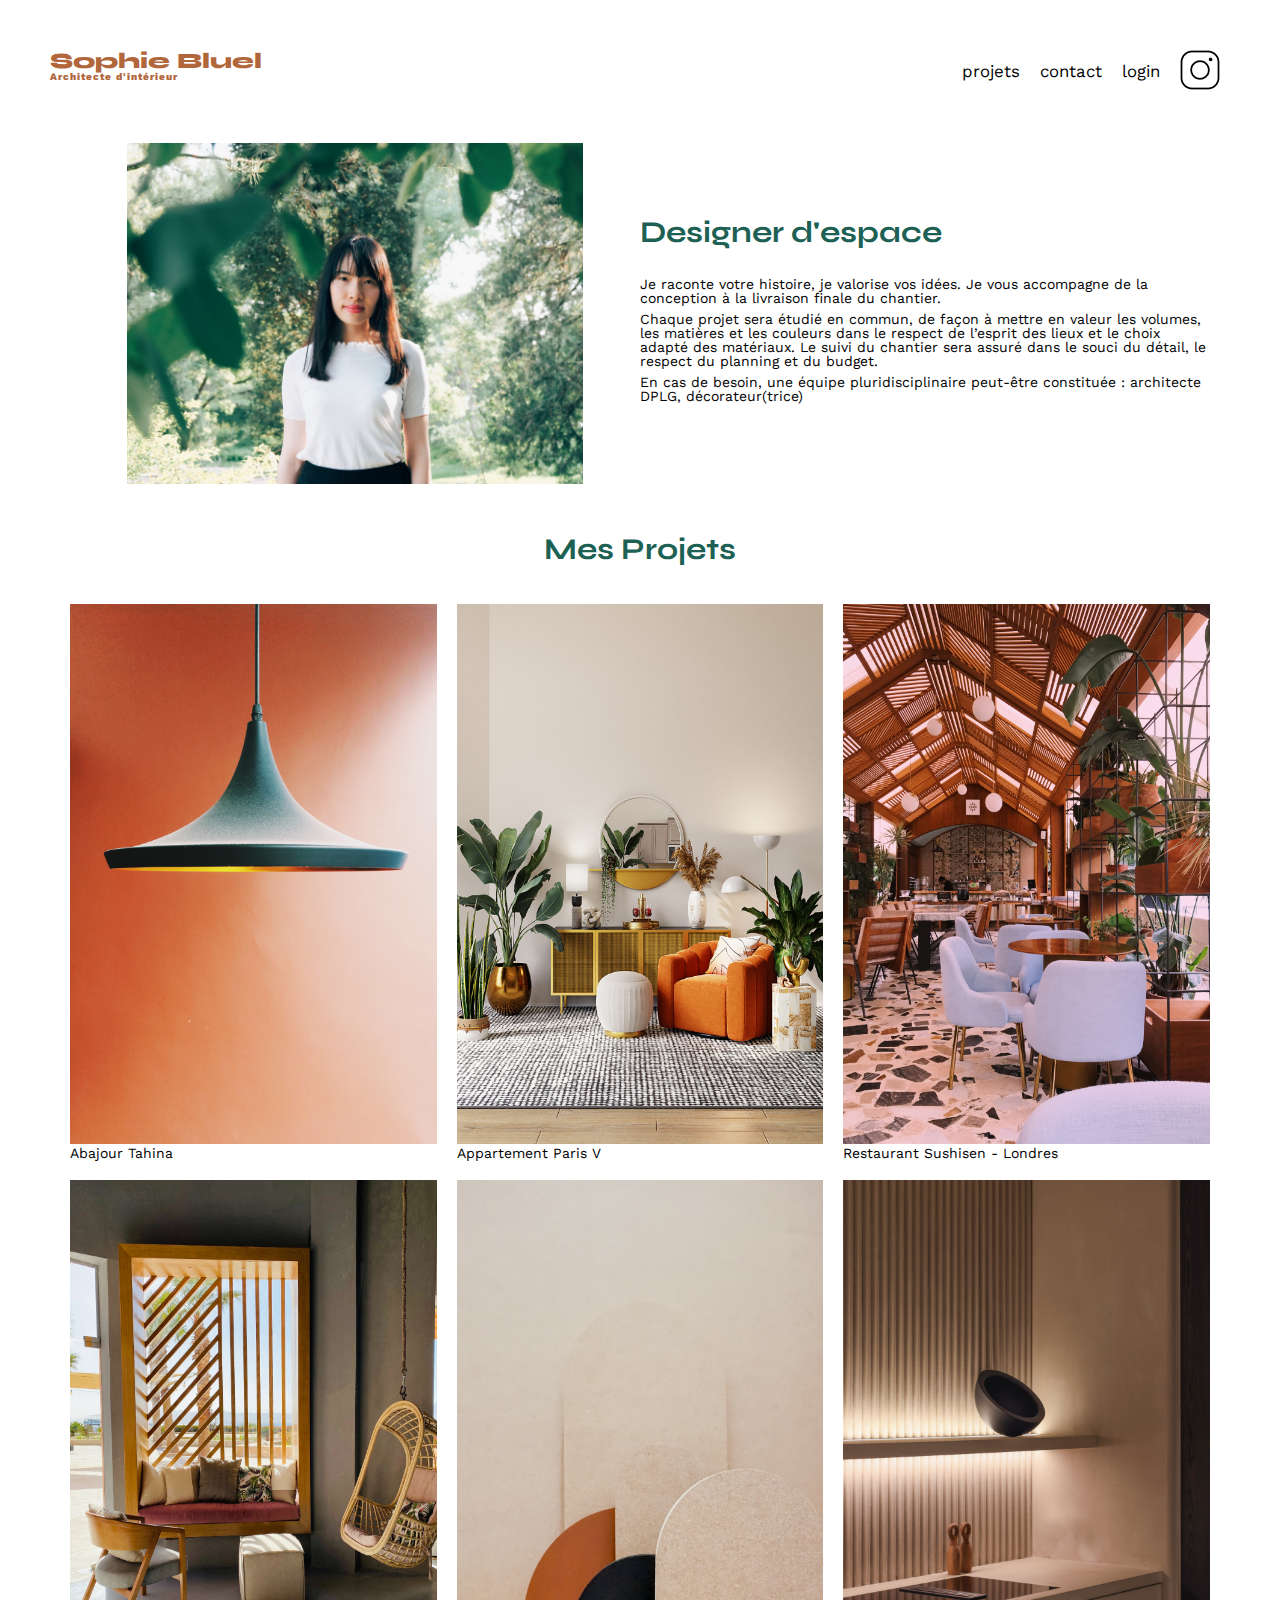
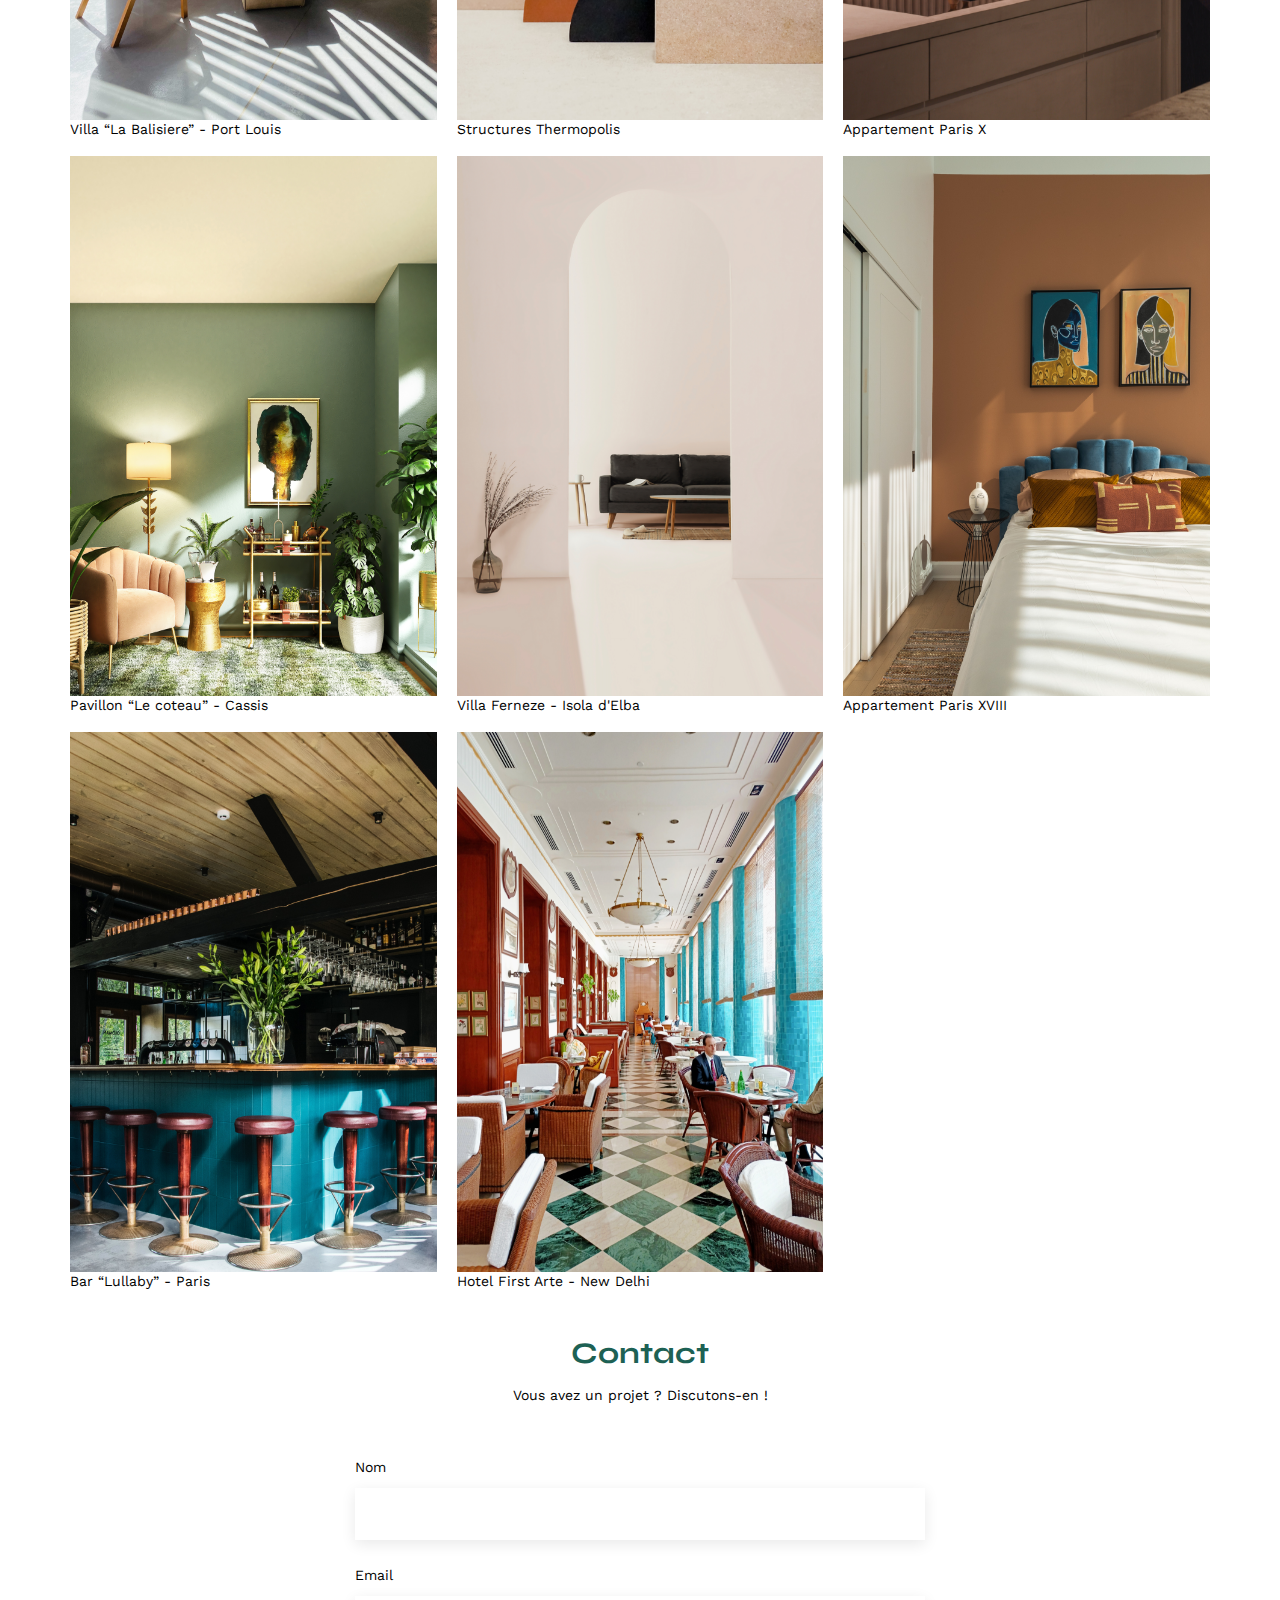
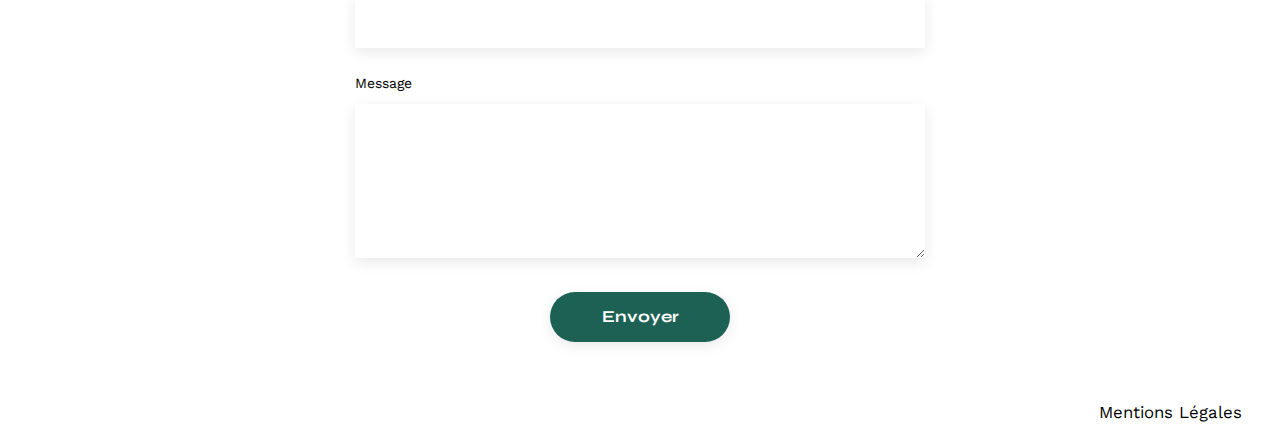
<file: FrontEnd/index.html>
<!DOCTYPE html>
<html lang="fr">
<head>
	<meta charset="UTF-8">
	<title>Sophie Bluel - Architecte d'intérieur</title>
	<meta name="viewport" content="width=device-width, initial-scale=1.0">
    <meta name="description" content="">
	<link rel="preconnect" href="https://fonts.googleapis.com">
	<link rel="preconnect" href="https://fonts.gstatic.com" crossorigin>
	<link href="https://fonts.googleapis.com/css2?family=Syne:wght@700;800&family=Work+Sans&display=swap" rel="stylesheet">
    <link rel="stylesheet" href="https://cdnjs.cloudflare.com/ajax/libs/font-awesome/6.5.2/css/all.min.css"
        integrity="sha512-SnH5WK+bZxgPHs44uWIX+LLJAJ9/2PkPKZ5QiAj6Ta86w+fsb2TkcmfRyVX3pBnMFcV7oQPJkl9QevSCWr3W6A=="
        crossorigin="anonymous" referrerpolicy="no-referrer" />
	<link rel="stylesheet" href="./assets/style/style.css">
    <script defer src="./app.js"></script>
</head>
<body>
    <header>
        <div class="edit-bar">
            <i class="fa-regular fa-pen-to-square"></i><p>Mode édition</p>
        </div>

        <div class="navbar">
            <h1>Sophie Bluel <span>Architecte d'intérieur</span></h1>
            
            <nav>
                <ul>
                    <li><a href="#portfolio">projets</a></li>
                    <li><a href="#contact">contact</a></li>
                    <li><a id="login" href="login.html">login</a></li>
                    <li><img src="./assets/icons/instagram.png" alt="Instagram"></li>
                </ul>
            </nav>
        </div>
    </header>

    <main>
        <section id="introduction">
            <figure>
                <img src="./assets/images/sophie-bluel.png" alt="">
            </figure>
            <article>
                <h2>Designer d'espace</h2>
                <p>Je raconte votre histoire, je valorise vos idées. Je vous accompagne de la conception à la livraison finale du chantier.</p>
                <p>Chaque projet sera étudié en commun, de façon à mettre en valeur les volumes, les matières et les couleurs dans le respect de l’esprit des lieux et le choix adapté des matériaux. Le suivi du chantier sera assuré dans le souci du détail, le respect du planning et du budget.</p>
                <p>En cas de besoin, une équipe pluridisciplinaire peut-être constituée : architecte DPLG, décorateur(trice)</p>
            </article>
        </section>

        <section id="portfolio">
            <div class="title-and-edit">
                <h2>Mes Projets</h2>
                <button id="editButton"><i class="fa-regular fa-pen-to-square"></i> modifier</button>
            </div>

            <div class="gallery">
                <figure>
                    <img src="assets/images/abajour-tahina.png" alt="Abajour Tahina">
                    <figcaption>Abajour Tahina</figcaption>
                </figure>

                <figure>
                    <img src="assets/images/appartement-paris-v.png" alt="Appartement Paris V">
                    <figcaption>Appartement Paris V</figcaption>
                </figure>

                <figure>
                    <img src="assets/images/restaurant-sushisen-londres.png" alt="Restaurant Sushisen - Londres">
                    <figcaption>Restaurant Sushisen - Londres</figcaption>
                </figure>

                <figure>
                    <img src="assets/images/la-balisiere.png" alt="Villa “La Balisiere” - Port Louis">
                    <figcaption>Villa “La Balisiere” - Port Louis</figcaption>
                </figure>

                <figure>
                    <img src="assets/images/structures-thermopolis.png" alt="Structures Thermopolis">
                    <figcaption>Structures Thermopolis</figcaption>
                </figure>

                <figure>
                    <img src="assets/images/appartement-paris-x.png" alt="Appartement Paris X">
                    <figcaption>Appartement Paris X</figcaption>
                </figure>

                <figure>
                    <img src="assets/images/le-coteau-cassis.png" alt="Pavillon “Le coteau” - Cassis">
                    <figcaption>Pavillon “Le coteau” - Cassis</figcaption>
                </figure>

                <figure>
                    <img src="assets/images/villa-ferneze.png" alt="Villa Ferneze - Isola d'Elba">
                    <figcaption>Villa Ferneze - Isola d'Elba</figcaption>
                </figure>

                <figure>
                    <img src="assets/images/appartement-paris-xviii.png" alt="Appartement Paris XVIII">
                    <figcaption>Appartement Paris XVIII</figcaption>
                </figure>

                <figure>
                    <img src="assets/images/bar-lullaby-paris.png" alt="Bar “Lullaby” - Paris">
                    <figcaption>Bar “Lullaby” - Paris</figcaption>
                </figure>

                <figure>
                    <img src="assets/images/hotel-first-arte-new-delhi.png" alt="Hotel First Arte - New Delhi">
                    <figcaption>Hotel First Arte - New Delhi</figcaption>
                </figure>
            </div>
        </section>

        <section id="contact">
            <h2>Contact</h2>
            <p>Vous avez un projet ? Discutons-en !</p>
            
            <form action="#" method="post">
                <label for="name">Nom</label>
                <input type="text" name="name" id="name">
                <label for="email">Email</label>
                <input type="email" name="email" id="email">
                <label for="message">Message</label>
                <textarea name="message" id="message" cols="30" rows="10"></textarea>
                <input type="submit" value="Envoyer">
            </form>
        </section>
    </main>

    <footer>
        <nav>
            <ul>
                <li>Mentions Légales</li>
            </ul>
        </nav>
    </footer>

    <div class="modal-container">
        <div class="overlay modal-trigger"></div>

        <div class="modal" id="gallery-view">
            <div class="modal-head">
                <button class="head-icon modal-trigger"><i class="fa-solid fa-xmark"></i></button>
            </div>
            
            <div class="modal-content">
                <h3>Galerie photo</h3>

                <div class="photo-list"></div>
    
                <button id="addImgButton">Ajouter une photo</button>
            </div>
        </div>

        <div class="modal" id="addPhotoView">
            <div class="modal-head">
                <button class="head-icon" id="goto-former-modal"><i class="fa-solid fa-arrow-left"></i></button>
                <button class="head-icon modal-trigger"><i class="fa-solid fa-xmark"></i></button>
            </div>
            
            <div class="modal-content">
                <h3>Ajout photo</h3>

                <form method="post" id="add-photo-form">
                    <div class="upload-photo">
                        <i class="fa-regular fa-image"></i>
                        <label for="photo-file">+ Ajouter photo</label>
                        <input type="file" name="file" id="photo-file" accept="image/png, image/jpeg" onchange="checkFileSize(this)" hidden>
                        <p>jpg, png : 4mo max</p>

                        <img id="imagePreview" alt="Aperçu de l'image">
                    </div>
                    
                    <div class="input-area">
                        <label>Titre</label>
                        <input type="text" name="text" id="photo-title">
                    </div>

                    <div class="input-area">
                        <label>Catégorie</label>
                        <select name="category" id="photoCategory">
                            <option disabled selected value style="display:none"></option>
                            <option value="Objets">Objets</option>
                            <option value="Appartements">Appartements</option>
                            <option value="Hotels & restaurants">Hotels & restaurants</option>
                        </select>
                    </div>
                </form>

                <button id="submitForm" class="disabledButton">Valider</button>

                <p id="errorMsg">Veuillez à bien remplir le formulaire avant de valider !</p>
            </div>
            
        </div>
    </div>

</body>
</html>
</file>
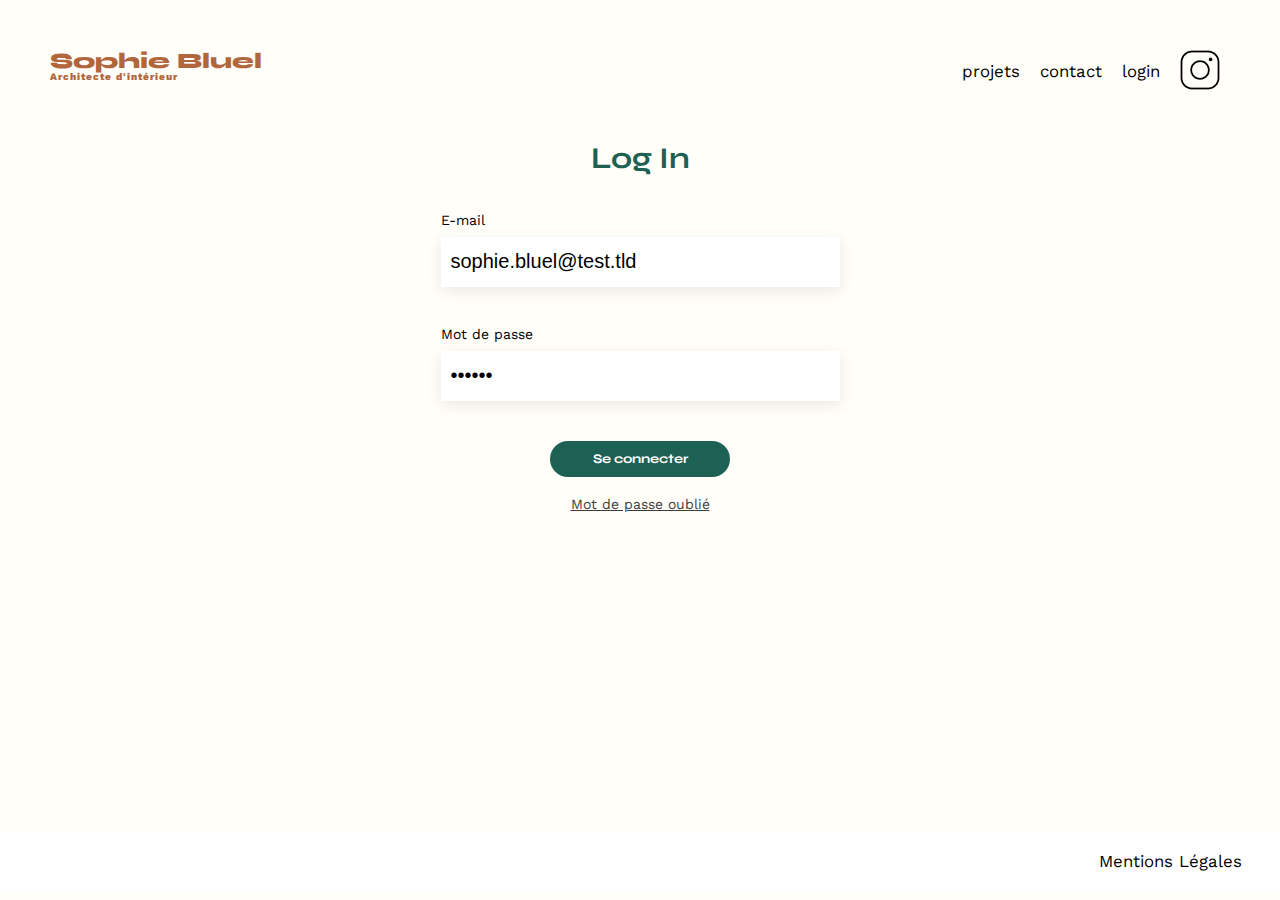
<file: FrontEnd/login.html>
<!DOCTYPE html>
<html lang="fr">
<head>
	<meta charset="UTF-8">
	<title>Sophie Bluel - Architecte d'intérieur - Log In</title>
	<meta name="viewport" content="width=device-width, initial-scale=1.0">
	<link rel="preconnect" href="https://fonts.googleapis.com">
	<link rel="preconnect" href="https://fonts.gstatic.com" crossorigin>
	<link href="https://fonts.googleapis.com/css2?family=Syne:wght@700;800&family=Work+Sans&display=swap" rel="stylesheet">
	<meta name="description" content="">
	<link rel="stylesheet" href="./assets/style/style.css">
    <link rel="stylesheet" href="./assets/style/login.css">
    <script defer src="./login.js"></script>
</head>
<body>
    <header>
        <div class="navbar">
            <h1>Sophie Bluel <span>Architecte d'intérieur</span></h1>
            
            <nav>
                <ul>
                    <li><a href="index.html#portfolio">projets</a></li>
                    <li><a href="index.html#contact">contact</a></li>
                    <li><a href="login.html">login</a></li>
                    <li><img src="./assets/icons/instagram.png" alt="Instagram"></li>
                </ul>
            </nav>
        </div>
    </header>

    <main>
        <h1>Log In</h1>

        <form method="get" id="login-form">
            <div class="input-area">
                <label>E-mail</label>
                <input type="email" name="email" value="sophie.bluel@test.tld"> <!-- DEV VALUE -->
            </div>

            <div class="input-area">
                <label>Mot de passe</label>
                <input type="password" name="password" value="S0phie"> <!-- DEV VALUE -->
            </div>

            <div class="submit-and-forget">
                <input type="submit" value="Se connecter">
                <a href="">Mot de passe oublié</a>

                <p>Impossible de se connecter. Réessayez ou cliquez sur 'Mot de passe oublié'.</p>
            </div>
        </form>
    </main>

    <footer>
        <nav>
            <ul>
                <li>Mentions Légales</li>
            </ul>
        </nav>
    </footer>
</body>
</html>
</file>
<file: FrontEnd/assets/style/login.css>
body {
    background-color: #FFFEF8;
    margin: 0;
	max-width: 100%;

    display: flex;
    flex-direction: column;
    justify-content: space-between;
    height: 99vh;
}

main {
    display: flex;
    flex-direction: column;
    gap: 40px;
    flex-grow: 1;
    width: 100%;
	margin: auto;
}

main h1 {
    text-align: center;
    color: #1D6154;
    font-size: 30px;
    font-weight: 700;
}

main form {
    display: flex;
    flex-direction: column;
    align-items: center;
    gap: 40px;
}

.submit-and-forget {
    display: flex;
    flex-direction: column;
    gap: 20px;
    align-items: center;
    width: 40%;
}

.submit-and-forget a {
    text-align: center;
    color: #3D3D3D;
}

.submit-and-forget p {
    display: none;
    color: red;
    text-align: center;
}

input[type="email"], input[type="password"] {
    font-size: 20px;
}

input[type="submit"] {
    cursor: pointer;
    margin: 0;
    padding: 5px;
    border: none;
    padding: 10px;
}

.input-area {
    width: 35%;
}

footer {
    height: 60px;
    display: flex;
    justify-content: flex-end;
    align-items: center;
    background-color: white;

    flex-shrink: 0;
}
</file>
<file: FrontEnd/assets/style/style.css>
/* http://meyerweb.com/eric/tools/css/reset/
   v2.0 | 20110126
   License: none (public domain)
*/

html, body, div, span, applet, object, iframe,
h1, h2, h3, h4, h5, h6, p, blockquote, pre,
a, abbr, acronym, address, big, cite, code,
del, dfn, em, img, ins, kbd, q, s, samp,
small, strike, strong, sub, sup, tt, var,
b, u, i, center,
dl, dt, dd, ol, ul, li,
fieldset, form, label, legend,
table, caption, tbody, tfoot, thead, tr, th, td,
article, aside, canvas, details, embed,
figure, figcaption, footer, header, hgroup,
menu, nav, output, ruby, section, summary,
time, mark, audio, video {
	margin: 0;
	padding: 0;
	border: 0;
	font-size: 100%;
	font: inherit;
	vertical-align: baseline;
}
/* HTML5 display-role reset for older browsers */
article, aside, details, figcaption, figure,
footer, header, hgroup, menu, nav, section {
	display: block;
}

body {
	line-height: 1;
}

ol, ul {
	list-style: none;
}

blockquote, q {
	quotes: none;
}

blockquote:before, blockquote:after,
q:before, q:after {
	content: '';
	content: none;
}

table {
	border-collapse: collapse;
	border-spacing: 0;
}

/** end reset css**/

body {
	font-family: 'Work Sans' ;
	font-size: 14px;
}

.edit-bar {
    background-color: black;
    color: white;
    display: none; 
    font-size: 16px;
    height: 60px;

    justify-content: center;
    align-items: center;
    gap: 10px;
}

.navbar {
	display: flex;
	justify-content: space-between;
    margin: 50px;
}

section {
	margin: 50px 0
}

h1 {
	display: flex;
	flex-direction: column;
	font-family: 'Syne';
	font-size: 22px;
	font-weight: 800;
	color: #B1663C
}

h1 > span {
	font-family: 'Work Sans';
	font-size:10px;
	letter-spacing: 0.1em;
}

h2 {
	font-family: 'Syne';
	font-weight: 700;
	font-size: 30px;
	color: #1D6154
}

nav ul {
	display: flex;
	align-items: center;
	list-style-type: none;

}

nav li {
	padding: 0 10px;
	font-size: 1.2em;
}

nav li a {
    color: inherit;
    text-decoration: none;
}

li:hover {
    cursor: pointer;
	color: #B1663C;
}

main {
    max-width: 1140px;
	margin: auto;
}

#introduction {
	display: flex;
	align-items: center;
}

#introduction figure {
	flex: 1
}

#introduction img {
	display: block;
	margin: auto;
	width: 80%;
}

#introduction article {
	flex: 1
}

#introduction h2 {
	margin-bottom: 1em;
}

#introduction p {
	margin-bottom: 0.5em;
}

.title-and-edit {
    display: flex;
    justify-content: center;
    align-items: baseline;
    gap: 15px;

    margin-bottom: 40px;
}

.title-and-edit h2 {
	text-align: center;
}

.title-and-edit button {
    border: none;
    background-color: white;
    cursor: pointer;

    font-family: 'Work Sans';
	font-size: 14px;

    display: none;
}

.filters-buttons {
    display: flex;
    justify-content: center;
    gap: 10px;

    margin-bottom: 40px;
}

.filters-button {
    border: 1px solid #1D6154;
    border-radius: 60px;
    color: #1D6154;
    background-color: white;
    font-family: "Syne";
	font-weight: 700;
	font-size: 16px;
    padding: 10px;
    cursor: pointer;
}

.active-button {
    color: white;
    background-color: #1D6154;  
}

.gallery {
	width: 100%;
	display: grid;
	grid-template-columns: 1fr 1fr 1fr;
	grid-column-gap: 20px;
	grid-row-gap: 20px;
}

.gallery img {
	width: 100%;
    height: 60vh;
}

#errorMsg {
    display: none;
    color: red;
}

#contact {
	width: 50%;
    margin: auto;
}

#contact > * {
	text-align: center;

}

#contact h2{
	margin-bottom: 20px;
}

#contact form {
	text-align: left;
	margin-top:30px;
	display: flex;
	flex-direction: column;
}

#contact input, .input-area input, #photoCategory {
	height: 50px;
	font-size: 1.2em;
	border: none;
	box-shadow: 0px 4px 14px rgba(0, 0, 0, 0.09);
}

.input-area input {
    padding: 0 10px;
}

#contact label {
	margin: 2em 0 1em 0;
}

#contact textarea {
	border: none;
	box-shadow: 0px 4px 14px rgba(0, 0, 0, 0.09);
}

input[type="submit"], #addImgButton, #submitForm {
	font-family: 'Syne';
	font-weight: 700;
	color: white;
	margin : 2em auto ;
	width: 180px;
	text-align: center;
	border-radius: 60px ;
}

footer nav ul {
	display: flex;
	justify-content: flex-end;
	margin: 2em
}

/* Modal */
.modal-container {
    position: fixed;
    top: 0;
    width: 100vw;
    height: 100vh;

    display: none;
    justify-content: center;
    align-items: center;
}

.overlay {
    position: absolute;
    width: 100%;
    height: 100%;
    background: #333333d3;
}

.modal {
    width: 630px;
    height: 670px;

    background: white;
    border-radius: 10px;
    z-index: 1;
}

.modal-head {
    display: flex;
    justify-content: flex-end;
    padding: 20px;
}

#addPhotoView {
    display: none;
}

#addPhotoView .modal-head {
    justify-content: space-between;
}

.head-icon {
    border: none;
    background-color: white;
    padding: 0;
    font-size: 22px;
    cursor: pointer;
}

.modal-content {
    padding: 0 30px 30px 30px;

    display: flex;
    flex-direction: column;
    align-items: center;
    gap: 30px;
}

/* Modal view 2 : Add Photo */
.modal-content form {
    display: flex;
    flex-direction: column;
    gap: 10px;
    width: 80%;

    padding-bottom: 30px;
    border-bottom: 1px solid #B3B3B3;
}

h3 {
    font-size: 26px;
    margin-bottom: 20px;
}

.photo-list {
    width: 80%;
    overflow-y: auto;

    display: flex;
    flex-wrap: wrap;
    gap: 10px;

    padding-right: 5px;
    padding-bottom: 50px;
    border-bottom: 1px solid #B3B3B3;
}

.photo-card {
    position: relative;
    width: calc((100% - 40px) / 5);
    height: 100px;
}

.photo-card img {
    width: 100%;
    height: 100%;
}

.photo-card .icon-container {
    position: absolute;
    top: 5px;
    right: 5px;

    cursor: pointer;
    border-radius: 2px;
    background-color: black;

    width: 17px;
    height: 17px;

    display: flex;
    justify-content: center;
    align-items: center;
}

.photo-card i {
    color: white;
    font-size: 10px;
}

#addImgButton, #submitForm {
    padding: 10px;
    margin: 0;
    border: none;
    cursor: pointer;
}

.input-area {
    display: flex;
    flex-direction: column;
    gap: 10px; 
}

.upload-photo {
    display: flex;
    flex-direction: column;
    justify-content: center;
    align-items: center;
    gap: 10px;

    background-color: #E8F1F6;
    width: 100%;
    height: 170px;
}

.upload-photo label {
    background-color: #CBD6DC;
    color: #306685;
    padding: 10px;
    border-radius: 50px;
    cursor: pointer;

    text-align: center;
    width: 30%;
}

.upload-photo i {
    color: #B9C5CC;
    font-size: 60px;
}

.upload-photo p {
    font-size: 10px;
}

#imagePreview {
    width: 30%;
    height: 100%;
    object-fit: cover;
    display: none;
}

#photoCategory {
    font-size: 14px; 
}

.disabledButton {
    background-color: #A7A7A7;
}

.enabledButton, #addImgButton, input[type="submit"] {
    background-color: #1D6154;
}

/* SCROLLBAR PHOTO-LIST IF NEEDED */
/* .photo-list::-webkit-scrollbar {
    width: 10px;
}
.photo-list::-webkit-scrollbar-track {
    box-shadow: inset 0 0 5px grey;
    border-radius: 10px;
}
.photo-list::-webkit-scrollbar-thumb {
    background: #B3B3B3;
    border-radius: 10px;
} */
</file>
